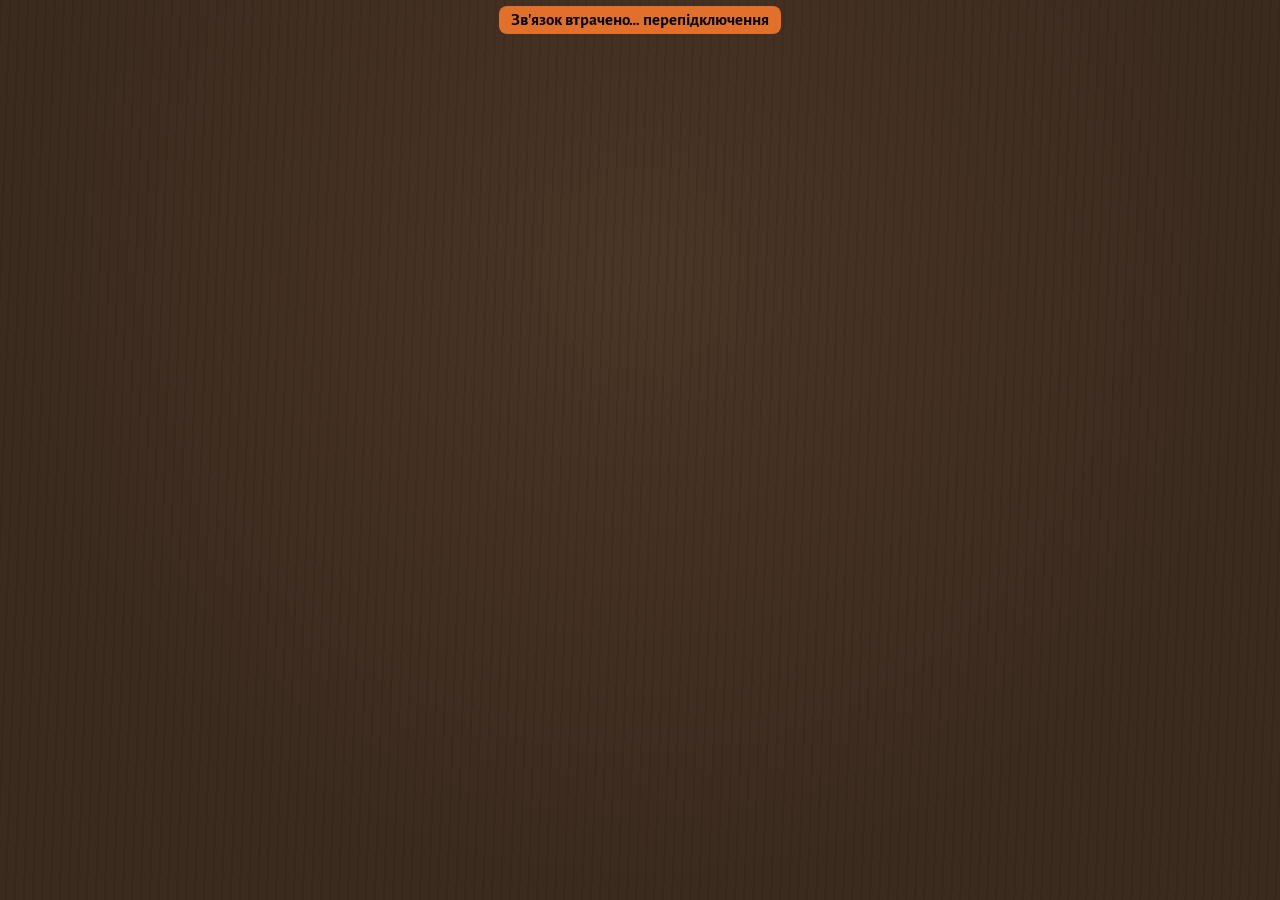
<file: static/index.html>
<!doctype html>
<html lang="uk">
<head>
<meta charset="utf-8">
<meta name="viewport" content="width=device-width, initial-scale=1, viewport-fit=cover">
<meta name="theme-color" content="#3B2A1E">
<title>Козацька рада: Зрада в Чигирині</title>
<link rel="preconnect" href="https://fonts.googleapis.com">
<link rel="preconnect" href="https://fonts.gstatic.com" crossorigin>
<link href="https://fonts.googleapis.com/css2?family=Alegreya:wght@400;700&family=Alegreya+Sans:wght@400;500;700&family=Alegreya+Sans+SC:wght@700&family=Ruslan+Display&display=swap" rel="stylesheet">
<link rel="stylesheet" href="/static/style.css?v=11">
<link rel="icon" href="data:image/svg+xml,<svg xmlns='http://www.w3.org/2000/svg' viewBox='0 0 100 100'><text y='.9em' font-size='90'>⚜️</text></svg>">
</head>
<body>
<div id="sky" aria-hidden="true">
  <div class="moon"></div>
  <svg class="fortress" viewBox="0 0 1200 220" preserveAspectRatio="xMidYMax slice">
    <path d="M0 220 V170 L60 160 L120 170 V120 h14 v-12 h12 v12 h14 V170 L260 150 L330 165 V95 l20 -30 l20 30 V165 L420 158 V110 h12 v-10 h12 v10 h12 v10 h12 v-10 h12 v10 h12 V158 L560 140 L620 150 V60 l35 -45 l35 45 V150 L760 155 V105 h14 v-12 h12 v12 h14 V155 L880 145 L950 160 V100 l18 -28 l18 28 V160 L1060 150 L1120 165 L1200 160 V220 Z"/>
  </svg>
</div>
<div id="app"></div>
<div id="toast" role="status" aria-live="polite"></div>
<script src="/static/art.js?v=3"></script>
<script src="/static/avatar.js?v=3"></script>
<script src="/static/table.js?v=5"></script>
<script src="/static/sound.js?v=2"></script>
<script src="/static/app.js?v=10"></script>
</body>
</html>
</file>
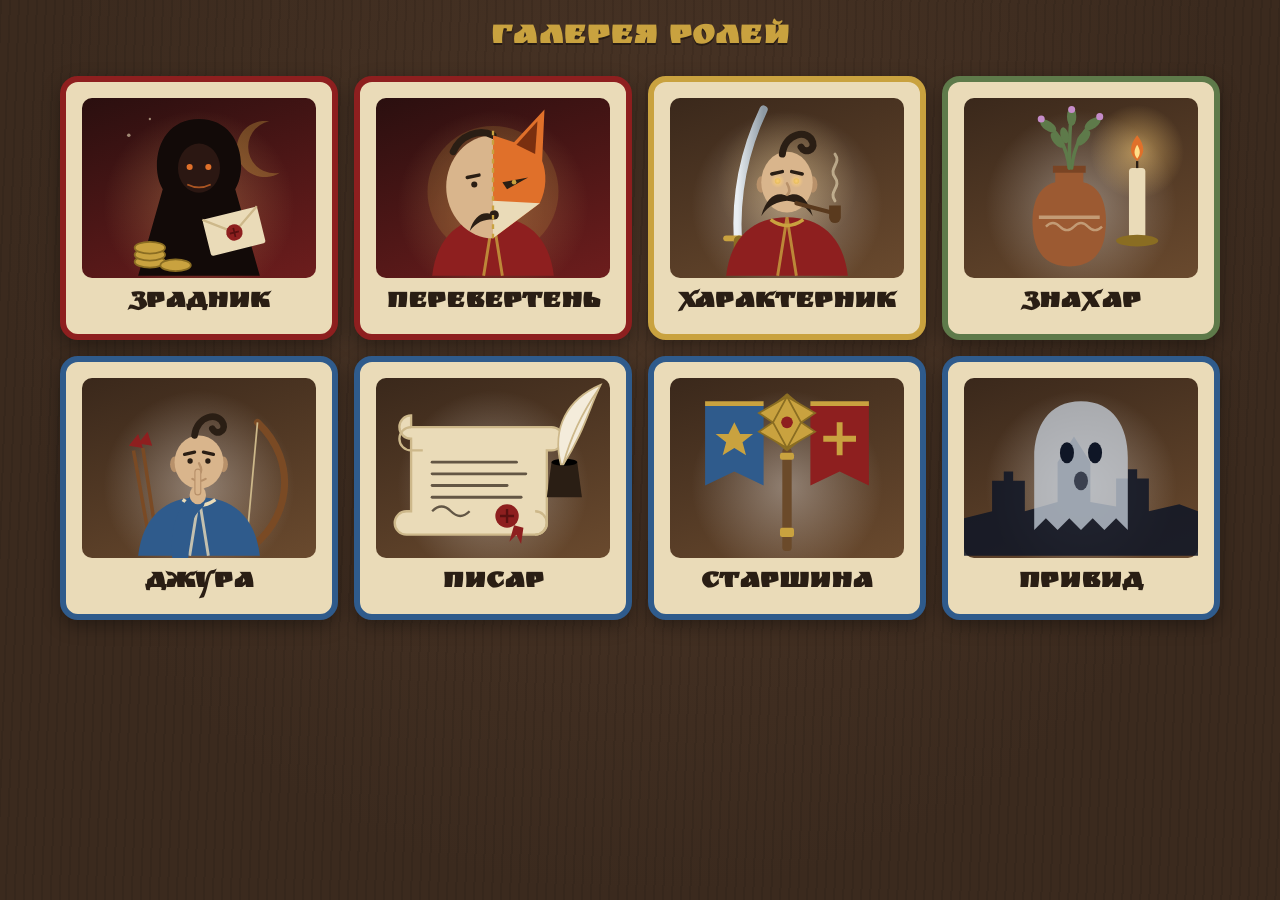
<file: static/gallery.html>
<!doctype html>
<html lang="uk">
<head>
<meta charset="utf-8">
<meta name="viewport" content="width=device-width, initial-scale=1">
<title>Галерея ролей — Козацька рада</title>
<link href="https://fonts.googleapis.com/css2?family=Alegreya:wght@400;700&family=Alegreya+Sans:wght@400;700&family=Ruslan+Display&display=swap" rel="stylesheet">
<link rel="stylesheet" href="/static/style.css?v=2">
<style>
  .gal { display: grid; grid-template-columns: repeat(auto-fill, minmax(260px, 1fr)); gap: 16px; padding: 20px; max-width: 1200px; margin: 0 auto; }
  .gal .face { position: relative; transform: none; height: auto; }
</style>
</head>
<body>
<h1 class="title" style="text-align:center;padding-top:20px">Галерея ролей</h1>
<div class="gal" id="g"></div>
<script src="/static/art.js?v=2"></script>
<script>
  const R = { traitor: ['Зрадник', 'evil'], werewolf: ['Перевертень', 'evil'], kharakternyk: ['Характерник', 'good'],
    healer: ['Знахар', 'good'], jura: ['Джура', 'good'], scribe: ['Писар', 'good'], elder: ['Старшина', 'good'], ghost: ['Привид', 'good'] };
  document.getElementById('g').innerHTML = Object.entries(R).map(([k, [n, t]]) =>
    `<div class="face front ${t} ${k}"><div class="role-art" style="height:180px">${ART[k]}</div><h2 class="role-name">${n}</h2></div>`).join('');
</script>
</body>
</html>
</file>
<file: static/style.css>
/* Козацька рада — «Таємна рада при свічці» */
:root {
  --parchment: #EADBB8;
  --parchment-dark: #CDB88A;
  --ink: #2A1E14;
  --wood: #3B2A1E;
  --wood-2: #4A3526;
  --night: #0F1626;
  --night-2: #1B2640;
  --gold: #C9A23F;
  --wax-red: #8E1F1F;
  --cossack-blue: #2F5B8C;
  --sage: #5E7A4A;
  --ember: #E0702A;
  --ghost: #9AA7B8;

  --font-title: 'Ruslan Display', 'Alegreya', serif;
  --font-body: 'Alegreya Sans', 'Segoe UI', sans-serif;
  --font-serif: 'Alegreya', Georgia, serif;
  --font-num: 'Alegreya Sans SC', 'Alegreya Sans', sans-serif;

  --radius: 14px;
  --shadow: 0 6px 18px rgba(0, 0, 0, .35);
  --t-fast: 180ms;
  --t-card: 600ms;
  --t-sky: 1500ms;
}

* { box-sizing: border-box; }
html, body { margin: 0; height: 100%; }
body {
  font-family: var(--font-body);
  font-size: 17px;
  color: var(--parchment);
  background: var(--wood);
  background-image:
    repeating-linear-gradient(92deg, rgba(0,0,0,.08) 0 2px, transparent 2px 9px),
    radial-gradient(ellipse at 50% 30%, var(--wood-2), var(--wood) 70%);
  transition: background-color var(--t-sky);
  overflow-x: hidden;
  -webkit-tap-highlight-color: transparent;
}
button { font: inherit; }

/* ---------- нічне небо ---------- */
#sky {
  position: fixed; inset: 0; pointer-events: none; z-index: 0;
  background: linear-gradient(var(--night) 0%, var(--night-2) 100%);
  opacity: 0; transition: opacity var(--t-sky);
}
body.night #sky { opacity: 1; }
.moon {
  position: absolute; top: 7vh; right: 12vw; width: 70px; height: 70px; border-radius: 50%;
  background: #F1E7C8; box-shadow: 0 0 40px 10px rgba(241, 231, 200, .25);
}
.moon::after {
  content: ''; position: absolute; top: -6px; left: 18px; width: 70px; height: 70px;
  border-radius: 50%; background: var(--night);
}
body.screen-mode .moon { right: auto; left: 6vw; }
.fortress { position: absolute; bottom: 0; left: 0; width: 100%; height: 26vh; fill: #070B14; }
body.end-evil #sky { opacity: 1; background: linear-gradient(#2a0e08, #6b2410 70%, var(--ember)); }
body.end-evil .moon { display: none; }

#app { position: relative; z-index: 1; min-height: 100%; }

/* ---------- загальні елементи ---------- */
.title {
  font-family: var(--font-title); color: var(--gold); letter-spacing: .5px;
  text-shadow: 0 2px 0 rgba(0,0,0,.4); margin: 0;
}
.btn {
  min-height: 48px; padding: 10px 18px; border-radius: 12px; border: 2px solid transparent;
  background: var(--cossack-blue); color: #fff; font-weight: 700; font-size: 17px;
  cursor: pointer; transition: transform var(--t-fast), filter var(--t-fast), background var(--t-fast);
  box-shadow: 0 3px 0 rgba(0,0,0,.35);
}
.btn:hover { filter: brightness(1.1); }
.btn:active { transform: translateY(2px); box-shadow: 0 1px 0 rgba(0,0,0,.35); }
.btn:disabled { opacity: .45; cursor: not-allowed; filter: none; }
.btn.gold { background: var(--gold); color: var(--ink); }
.btn.red { background: var(--wax-red); }
.btn.ghost { background: transparent; border-color: var(--parchment-dark); color: var(--parchment); box-shadow: none; }
.btn.sage { background: var(--sage); }
.btn.wide { width: 100%; }
.btn.on { outline: 3px solid var(--gold); outline-offset: 2px; }
.row { display: flex; gap: 10px; flex-wrap: wrap; }
.row > .btn { flex: 1 1 140px; }

input, select {
  min-height: 48px; width: 100%; padding: 10px 14px; border-radius: 12px; font: inherit; font-size: 18px;
  border: 2px solid var(--parchment-dark); background: #F6EDD6; color: var(--ink);
}
input:focus, select:focus, .btn:focus-visible, .tile:focus-visible { outline: 3px solid var(--gold); outline-offset: 2px; }
label { display: block; font-weight: 700; margin: 12px 0 6px; }

.parchment {
  background: var(--parchment); color: var(--ink); border-radius: var(--radius); padding: 20px;
  box-shadow: var(--shadow), inset 0 0 40px rgba(120, 85, 30, .25);
  border: 1px solid var(--parchment-dark);
}
.parchment h2, .parchment h3 { font-family: var(--font-serif); color: var(--wax-red); margin: 0 0 8px; }
.muted { opacity: .75; }
.small { font-size: 15px; }

/* ---------- домашній екран ---------- */
.home { max-width: 520px; margin: 0 auto; padding: 28px 16px 40px; }
.home .crest { font-size: 54px; text-align: center; }
.home h1 { text-align: center; font-size: clamp(30px, 8vw, 44px); }
.home .sub { text-align: center; color: var(--parchment-dark); margin: 4px 0 18px; font-family: var(--font-serif); font-style: italic; }
.legend { font-family: var(--font-serif); font-size: 17px; line-height: 1.45; margin-bottom: 18px; }
.divider { text-align: center; margin: 18px 0; color: var(--parchment-dark); }

/* ---------- лобі ---------- */
.lobby { max-width: 860px; margin: 0 auto; padding: 18px 14px 40px; }
.code-box { text-align: center; margin-bottom: 14px; }
.code-box .code {
  font-family: var(--font-num); font-size: 54px; letter-spacing: 10px; color: var(--gold);
  background: rgba(0,0,0,.25); border-radius: 14px; padding: 6px 18px; display: inline-block;
}
.linkline { word-break: break-all; font-size: 15px; color: var(--parchment-dark); margin-top: 6px; }
.plist { list-style: none; padding: 0; margin: 10px 0; display: grid; grid-template-columns: repeat(auto-fill, minmax(135px, 1fr)); gap: 8px; }
.plist li {
  background: rgba(0,0,0,.25); border: 1px solid rgba(201,162,63,.35); border-radius: 10px;
  padding: 10px 12px; display: flex; align-items: center; gap: 8px; min-height: 48px;
}
.plist li .nm { flex: 1; overflow: hidden; text-overflow: ellipsis; white-space: nowrap; }
.plist li.off { opacity: .5; }
.plist .x { background: none; border: none; color: var(--parchment); font-size: 20px; cursor: pointer; min-width: 40px; min-height: 40px; }
.chips { display: flex; flex-wrap: wrap; gap: 6px; margin: 8px 0 14px; }
.chip { background: rgba(0,0,0,.3); border-radius: 999px; padding: 4px 12px; font-size: 15px; }
.chip.evil { border: 1px solid var(--wax-red); }
.chip.good { border: 1px solid var(--cossack-blue); }
.settings { display: grid; grid-template-columns: 1fr 1fr; gap: 10px; }

/* ---------- ігровий екран ---------- */
.game { display: flex; flex-direction: column; min-height: 100vh; min-height: 100dvh; }
.top {
  display: flex; align-items: center; gap: 10px; padding: 8px 12px;
  background: rgba(20, 13, 8, .85); border-bottom: 2px solid var(--gold);
  position: sticky; top: 0; z-index: 30;
}
body.night .top { background: rgba(9, 13, 24, .9); }
.top .crest { font-size: 28px; }
.top .ph { flex: 1; text-align: center; line-height: 1.15; }
.top .ph b { font-family: var(--font-serif); font-size: 19px; color: var(--gold); display: block; }
.timer { font-family: var(--font-num); font-variant-numeric: tabular-nums; font-size: 24px; color: var(--parchment); }
.timer.hot { color: var(--ember); animation: pulse 1s infinite; }
@keyframes pulse { 50% { opacity: .55; } }
.icon-btn {
  min-width: 48px; min-height: 48px; border-radius: 50%; border: 2px solid var(--gold);
  background: rgba(0,0,0,.35); color: var(--parchment); font-size: 20px; cursor: pointer;
}

.prompt {
  margin: 10px 12px 0; padding: 12px 16px; border-radius: 12px;
  background: rgba(15, 10, 6, .82); border-left: 5px solid var(--gold);
  font-size: 18px; font-weight: 500; text-align: center;
}
body.night .prompt { background: rgba(27, 38, 64, .9); }

.board { flex: 1; display: flex; align-items: flex-start; justify-content: center; padding: 12px; gap: 16px; }
.table-col { flex: 1; max-width: 640px; }

/* сітка гравців (телефони) */
.seats.grid { display: grid; grid-template-columns: repeat(4, 1fr); gap: 8px; }
/* коло (широкі екрани) */
.seats.circle { position: relative; width: min(92vw, 70vh, 640px); aspect-ratio: 1; margin: 0 auto; }
.seats.circle .tile { position: absolute; width: 17%; transform: translate(-50%, -50%); }
.seats.circle .center {
  position: absolute; left: 50%; top: 50%; width: 52%; aspect-ratio: 1; transform: translate(-50%, -50%);
  border-radius: 50%; display: flex; flex-direction: column; align-items: center; justify-content: center;
  text-align: center; padding: 14px;
  background: radial-gradient(circle, #6a4a2e, #3a281b 70%); border: 4px solid var(--gold);
  box-shadow: inset 0 0 30px rgba(0,0,0,.6), var(--shadow);
}
body.night .seats.circle .center { background: radial-gradient(circle, #24324f, #111a2c 70%); }
.center .big { font-family: var(--font-serif); font-size: clamp(18px, 3vw, 30px); color: var(--gold); }
.center .candle { font-size: 40px; }

.tile {
  display: flex; flex-direction: column; align-items: center; gap: 4px; padding: 6px 2px;
  background: none; border: none; color: inherit; cursor: pointer; min-height: 48px;
  transition: transform var(--t-fast);
}
.tile:disabled { cursor: default; }
.tile .shield {
  width: 58px; height: 64px; display: flex; align-items: center; justify-content: center;
  font-size: 26px; font-weight: 700; color: var(--ink); position: relative;
  background: linear-gradient(160deg, var(--parchment), var(--parchment-dark));
  clip-path: polygon(50% 100%, 0 70%, 0 0, 100% 0, 100% 70%);
  transition: filter var(--t-fast);
}
.seats.circle .tile .shield { width: clamp(44px, 9vw, 78px); height: clamp(50px, 10vw, 86px); }
.tile .nm {
  font-size: 15px; font-weight: 700; max-width: 100%; overflow: hidden; text-overflow: ellipsis;
  white-space: nowrap; text-shadow: 0 1px 2px #000; padding: 0 2px;
}
.tile .badge { font-size: 13px; min-height: 16px; color: var(--parchment-dark); }
.tile.me .nm { color: var(--gold); }
.tile.selectable:hover .shield { filter: brightness(1.15); }
.tile.selected .shield { background: linear-gradient(160deg, #ffe9a6, var(--gold)); }
.tile.selected { transform: scale(1.08); }
.tile.ally .shield::after { content: '🗡️'; position: absolute; top: 2px; right: 4px; font-size: 14px; }
.tile.nominee .shield { background: linear-gradient(160deg, #e07a6a, var(--wax-red)); color: #fff; }
.tile.dead { opacity: .55; }
.tile.dead .shield { background: linear-gradient(160deg, #c7d0db, var(--ghost)); filter: grayscale(.6); }
.tile.off .nm::after { content: ' ⚠'; color: var(--ember); }
.tile.vote-yes .badge { color: #ff9b8a; font-weight: 700; }
.tile.vote-no .badge { color: #a8c7ee; font-weight: 700; }

/* ---------- сцена: світлиця ради ---------- */
.table-col { max-width: 1040px; }
.scene-wrap { padding: 5% 3% 6%; border-radius: 18px;
  background: radial-gradient(ellipse at 50% 50%, rgba(255,170,90,.10), rgba(0,0,0,.45) 75%); }
.scene-wrap.portrait { padding: 9% 2% 10%; }
.scene { position: relative; width: 100%; margin: 0 auto; isolation: isolate; }
.table-svg { position: absolute; inset: 0; width: 100%; height: 100%; overflow: visible; }
.table-svg .night-tint { opacity: 0; transition: opacity var(--t-sky); mix-blend-mode: multiply; }
body.night .table-svg .night-tint { opacity: .55; }
.table-svg .flame { transform-box: fill-box; transform-origin: 50% 100%; animation: flicker 1.6s ease-in-out infinite alternate; transition: opacity var(--t-sky); }
.table-svg .glow { transition: opacity var(--t-sky); }
body.night .table-svg .flame, body.night .table-svg .glow { opacity: 0; }
@keyframes flicker { 0% { transform: scale(1, 1) rotate(-2deg); } 50% { transform: scale(.92, 1.08) rotate(2deg); } 100% { transform: scale(1.04, .95) rotate(-1deg); } }

.table-plate {
  position: absolute; left: 50%; top: 50%; transform: translate(-50%, -50%); z-index: 2000;
  background: var(--parchment); color: var(--ink); border: 2px solid var(--gold); border-radius: 8px;
  padding: 4px 12px; text-align: center; box-shadow: 0 3px 8px rgba(0,0,0,.5); pointer-events: none;
  display: flex; flex-direction: column; line-height: 1.15; max-width: 34%;
}
.table-plate b { font-family: var(--font-serif); font-size: clamp(14px, 2.2vw, 22px); color: var(--wax-red); white-space: nowrap; overflow: hidden; text-overflow: ellipsis; }
.table-plate span { font-size: 13px; }
.scene-wrap.portrait .table-plate { max-width: 30%; padding: 3px 6px; }

.seat {
  position: absolute; transform: translate(-50%, -58%); aspect-ratio: 100 / 110;
  background: none; border: none; padding: 0; color: inherit; cursor: default;
  transition: transform var(--t-fast), filter var(--t-fast);
}
.seat .chair, .seat .fig { position: absolute; inset: 0; }
.seat .chair svg, .seat .fig svg { width: 100%; height: 100%; display: block; }
.seat .chair { filter: drop-shadow(0 4px 4px rgba(0,0,0,.6)); }
.seat .plate {
  position: absolute; left: 50%; top: 92%; transform: translateX(-50%);
  background: linear-gradient(#5a3a20, #3b2414); color: var(--parchment); border: 1px solid var(--gold);
  border-radius: 6px; padding: 1px 7px; font-size: 13px; font-weight: 700; white-space: nowrap;
  max-width: max(210%, 92px); overflow: hidden; text-overflow: ellipsis; box-shadow: 0 2px 4px rgba(0,0,0,.6);
}
.seat .badge {
  position: absolute; left: 50%; top: -8%; transform: translateX(-50%); white-space: nowrap;
  background: rgba(15,10,6,.85); border-radius: 999px; padding: 1px 8px; font-size: 12px; font-weight: 700;
}
.seat .check-mark {
  position: absolute; left: -6%; top: 6%; width: 26px; height: 26px; border-radius: 50%;
  display: flex; align-items: center; justify-content: center; font-size: 14px;
  border: 2px solid var(--parchment); box-shadow: 0 2px 4px rgba(0,0,0,.6); z-index: 2;
}
.seat .check-mark.bad { background: var(--wax-red); }
.seat .check-mark.good { background: var(--cossack-blue); }
.mode-switch { display: grid; grid-template-columns: 1fr 1fr; gap: 8px; }
.mode-switch .btn.on:not(.red) { background: var(--cossack-blue); }
.private-note {
  background: var(--parchment); color: var(--ink); border-left: 5px solid var(--wax-red);
  border-radius: 10px; padding: 10px 14px; font-size: 17px; cursor: pointer; text-align: left;
  border-top: none; border-right: none; border-bottom: none; width: 100%; min-height: 48px;
}
.private-note b { color: var(--wax-red); }
.seat .ghost-mark { position: absolute; right: -4%; top: 8%; font-size: 18px; }
.seat.selectable { cursor: pointer; }
.seat.selectable:hover { transform: translate(-50%, -62%); }
.seat.selectable .plate { border-color: #ffe08a; }
.seat.selected { transform: translate(-50%, -64%) scale(1.08); }
.seat.selected .fig { filter: drop-shadow(0 0 6px #ffd27a) drop-shadow(0 0 2px #ffd27a); }
.seat.selected .plate { background: var(--gold); color: var(--ink); }
.seat.me .plate { background: linear-gradient(#e2c15f, var(--gold)); color: var(--ink); }
.seat.ally .plate::before { content: '🗡️ '; }
.seat.nominee::before {
  content: ''; position: absolute; inset: -18%; border-radius: 50%;
  background: radial-gradient(circle, rgba(224,60,40,.55), transparent 65%); animation: pulse 1.6s infinite;
}
.seat.dead .fig { filter: grayscale(1) brightness(.75); opacity: .45; }
.seat.dead .chair { filter: grayscale(.6) brightness(.6); }
.seat.dead .plate { opacity: .7; text-decoration: line-through; }
.seat.off .plate::after { content: ' ⚠'; color: var(--ember); }
.seat.candidate .badge { background: var(--wax-red); color: #fff; font-size: 13px; }
.seat.candidate .plate { border-color: #ff9b8a; }
.seat.voted:not(.candidate) .badge { background: var(--sage); }

/* підрахунок голосів */
.tally-list { display: flex; flex-direction: column; gap: 6px; }
.trow { display: grid; grid-template-columns: minmax(70px, 1fr) 2fr 28px; align-items: center; gap: 8px; }
.trow .tn { font-weight: 700; overflow: hidden; text-overflow: ellipsis; white-space: nowrap; }
.trow .tbar { height: 14px; background: rgba(0,0,0,.25); border-radius: 7px; overflow: hidden; }
.trow .tbar i { display: block; height: 100%; background: linear-gradient(90deg, var(--wax-red), var(--ember)); transition: width var(--t-fast); }
.trow b { text-align: right; font-family: var(--font-num); font-size: 18px; }
.screen .trow b { font-size: 26px; }
.screen .trow .tn { font-size: 22px; }
body.night .seat .fig { filter: brightness(.6) saturate(.6); }
body.night .seat.selected .fig { filter: brightness(.9) drop-shadow(0 0 6px #9fc3ff); }
.screen .seat .plate { font-size: 18px; }
.screen .seat .badge { font-size: 16px; }

/* редактор аватара */
.av-editor { margin-top: 14px; }
.av-row { display: flex; gap: 14px; align-items: center; flex-wrap: wrap; }
.av-preview { position: relative; width: 130px; aspect-ratio: 100 / 110; flex: none; }
.av-preview .chair, .av-preview .fig { position: absolute; inset: 0; }
.av-preview svg { width: 100%; height: 100%; display: block; }
.av-controls { flex: 1; min-width: 180px; }
.av-controls label { margin: 6px 0 4px; }
.sw-row { display: flex; align-items: center; flex-wrap: wrap; gap: 6px; margin-top: 10px; }
.sw-row span { width: 100%; font-weight: 700; font-size: 15px; }
.sw { width: 38px; height: 38px; border-radius: 50%; border: 3px solid rgba(0,0,0,.25); cursor: pointer; }
.sw.on { border-color: var(--ink); box-shadow: 0 0 0 2px var(--gold); }

.actions { padding: 10px 12px; display: flex; flex-direction: column; gap: 10px; max-width: 640px; width: 100%; margin: 0 auto; }
.status-line { text-align: center; font-size: 17px; }

.foot {
  position: sticky; bottom: 0; z-index: 25;
  background: linear-gradient(rgba(15,10,6,0), rgba(15,10,6,.92) 22px);
  padding-top: 14px;
}
body.night .foot { background: linear-gradient(rgba(9,13,24,0), rgba(9,13,24,.94) 22px); }
.foot .actions:empty { display: none; }
.bottom {
  display: flex; justify-content: center; gap: 18px; padding: 4px 12px calc(8px + env(safe-area-inset-bottom));
}
.round-btn {
  display: flex; flex-direction: column; align-items: center; gap: 2px; background: none; border: none;
  color: var(--parchment); cursor: pointer; font-size: 13px; min-width: 64px;
}
.round-btn span:first-child {
  width: 54px; height: 54px; border-radius: 50%; display: flex; align-items: center; justify-content: center;
  font-size: 24px; background: rgba(20,13,8,.85); border: 2px solid var(--gold); box-shadow: var(--shadow);
}

/* бічний літопис на широких */
.side-log { display: none; width: 320px; max-height: 75vh; overflow: auto; }
@media (min-width: 900px) { .side-log { display: block; } }

/* ---------- шторки і оверлеї ---------- */
.overlay {
  position: fixed; inset: 0; z-index: 28; background: rgba(0,0,0,.6);
  display: flex; align-items: flex-end; justify-content: center; animation: fade var(--t-fast);
}
.overlay.center { align-items: center; }
@keyframes fade { from { opacity: 0; } }
.sheet {
  width: 100%; max-width: 560px; max-height: 88vh; overflow: auto; border-radius: 18px 18px 0 0;
  animation: up 260ms ease-out; position: relative;
}
.overlay.center .sheet { border-radius: 18px; margin: 12px; }
@keyframes up { from { transform: translateY(40px); opacity: 0; } }
.close { position: absolute; top: 8px; right: 8px; background: none; border: none; font-size: 26px; min-width: 48px; min-height: 48px; cursor: pointer; color: var(--ink); }

/* картка ролі з перегортанням */
.card-scene { perspective: 1200px; width: min(88vw, 360px); aspect-ratio: 5 / 7.4; margin: 0 auto; cursor: pointer; }
.card { position: relative; width: 100%; height: 100%; transform-style: preserve-3d; transition: transform var(--t-card); }
.card.flipped { transform: rotateY(180deg); }
.face {
  position: absolute; inset: 0; backface-visibility: hidden; border-radius: 18px; overflow: auto;
  box-shadow: var(--shadow); border: 6px solid var(--gold);
}
.face.back-side {
  background:
    radial-gradient(circle at 50% 45%, rgba(201,162,63,.35), transparent 45%),
    repeating-linear-gradient(45deg, #5a1717 0 12px, #6d1d1d 12px 24px);
  display: flex; flex-direction: column; align-items: center; justify-content: center; color: var(--parchment);
  text-align: center; gap: 10px;
}
.face.back-side .seal {
  width: 110px; height: 110px; border-radius: 50%; background: radial-gradient(circle at 35% 35%, #b33, var(--wax-red) 70%);
  display: flex; align-items: center; justify-content: center; font-size: 54px; box-shadow: 0 4px 10px rgba(0,0,0,.5);
}
.face.front { transform: rotateY(180deg); background: var(--parchment); color: var(--ink); padding: 16px; }
.face.front.evil { border-color: var(--wax-red); }
.face.front.good { border-color: var(--cossack-blue); }
.face.front.kharakternyk { border-color: var(--gold); }
.face.front.healer { border-color: var(--sage); }
.role-art {
  height: 34%; border-radius: 10px; display: flex; align-items: center; justify-content: center;
  font-size: 72px; margin-bottom: 10px;
  background: radial-gradient(circle at 50% 60%, rgba(255,255,255,.35), transparent 60%), linear-gradient(160deg, #3a281b, #6a4a2e);
}
.face.front.evil .role-art { background: radial-gradient(circle at 50% 60%, rgba(255,200,120,.3), transparent 60%), linear-gradient(160deg, #2a0f0f, #6d1d1d); }
.role-art svg, .ann-art svg, .reveal .ic svg { height: 100%; width: auto; max-width: 100%; display: block; margin: 0 auto; }
.ann-art, .reveal .ic {
  border-radius: 10px; margin: 10px auto; height: 110px; max-width: 220px;
  background: radial-gradient(circle at 50% 60%, rgba(255,255,255,.3), transparent 60%), linear-gradient(160deg, #3a281b, #6a4a2e);
}
.ann-art.evil, .reveal .ic.evil { background: radial-gradient(circle at 50% 60%, rgba(255,200,120,.3), transparent 60%), linear-gradient(160deg, #2a0f0f, #6d1d1d); }
.reveal .ic { height: 84px; margin: 0 auto 6px; }
.role-name { font-family: var(--font-title); font-size: 28px; text-align: center; color: var(--ink); margin: 0; }
.role-team { text-align: center; font-weight: 700; font-size: 15px; margin: 2px 0 8px; }
.role-team.evil { color: var(--wax-red); }
.role-team.good { color: var(--cossack-blue); }
.quote { font-family: var(--font-serif); font-style: italic; font-size: 16px; line-height: 1.35; border-left: 3px solid var(--gold); padding-left: 10px; margin: 8px 0; }
.rules { margin: 6px 0 0; padding-left: 20px; font-size: 16px; line-height: 1.35; }
.notes { margin-top: 10px; background: rgba(142,31,31,.08); border-radius: 10px; padding: 8px 10px; font-size: 16px; }

/* грамота-оголошення */
.gramota { text-align: center; padding: 28px 22px 34px; }
.gramota .head { font-family: var(--font-title); font-size: 26px; color: var(--wax-red); }
.gramota .body { font-family: var(--font-serif); font-size: 21px; margin: 14px 0; line-height: 1.4; }
.gramota .seal-sm {
  width: 70px; height: 70px; margin: 8px auto 0; border-radius: 50%;
  background: radial-gradient(circle at 35% 35%, #b33, var(--wax-red) 70%); display: flex; align-items: center; justify-content: center; font-size: 32px;
}

.log { list-style: none; padding: 0; margin: 0; }
.log li { padding: 8px 0; border-bottom: 1px dashed var(--parchment-dark); font-size: 16px; }
.log li.death { color: var(--wax-red); font-weight: 700; }
.log li.verdict { color: var(--cossack-blue); font-weight: 700; }
.log li.night { opacity: .7; font-style: italic; }
.log .secret { color: #5a3d1c; font-size: 15px; padding-left: 10px; }

/* фінал */
.end { max-width: 900px; margin: 0 auto; padding: 18px 14px 40px; }
.winner { text-align: center; margin: 10px 0 18px; }
.winner .title { font-size: clamp(28px, 7vw, 46px); }
.reveal-grid { display: grid; grid-template-columns: repeat(auto-fill, minmax(130px, 1fr)); gap: 10px; }
.reveal { text-align: center; padding: 12px 8px; border-radius: 12px; background: var(--parchment); color: var(--ink); border: 3px solid var(--cossack-blue); animation: flipin var(--t-card) both; }
.reveal.evil { border-color: var(--wax-red); }
.reveal .ic { font-size: 34px; }
.reveal .nm { font-weight: 700; }
.reveal.dead { opacity: .7; }
@keyframes flipin { from { transform: rotateY(90deg); opacity: 0; } }

/* проектор */
.screen { display: grid; grid-template-columns: 1fr 420px; gap: 24px; padding: 20px 28px; min-height: 100vh; }
.screen .seats.circle { width: min(60vw, 86vh); }
.screen .panel { display: flex; flex-direction: column; gap: 16px; }
.screen .phase-big { font-family: var(--font-title); color: var(--gold); font-size: 42px; text-align: center; }
.screen .timer { font-size: 72px; display: block; text-align: center; }
.screen .tile .nm { font-size: 20px; }
.screen .tally { font-size: 30px; text-align: center; }
.join-big { text-align: center; }
.join-big .code { font-size: 120px; }

.sound-panel {
  position: fixed; right: 16px; bottom: 16px; z-index: 40; display: flex; align-items: center; gap: 10px;
  background: rgba(20,13,8,.85); border: 1px solid var(--gold); border-radius: 999px; padding: 6px 10px;
}
.sound-panel input[type=range] { width: 140px; min-height: 0; padding: 0; accent-color: var(--gold); background: none; border: none; }

#toast {
  position: fixed; left: 50%; bottom: 90px; transform: translateX(-50%); z-index: 50;
  background: var(--wax-red); color: #fff; padding: 12px 18px; border-radius: 12px; box-shadow: var(--shadow);
  font-weight: 700; opacity: 0; pointer-events: none; transition: opacity var(--t-fast); max-width: 90vw; text-align: center;
}
#toast.show { opacity: 1; }
.conn { position: fixed; top: 6px; left: 50%; transform: translateX(-50%); z-index: 60; background: var(--ember); color: #000; padding: 4px 12px; border-radius: 8px; font-weight: 700; }

@media (prefers-reduced-motion: reduce) {
  *, *::before, *::after { animation: none !important; transition: none !important; }
}
</file>
